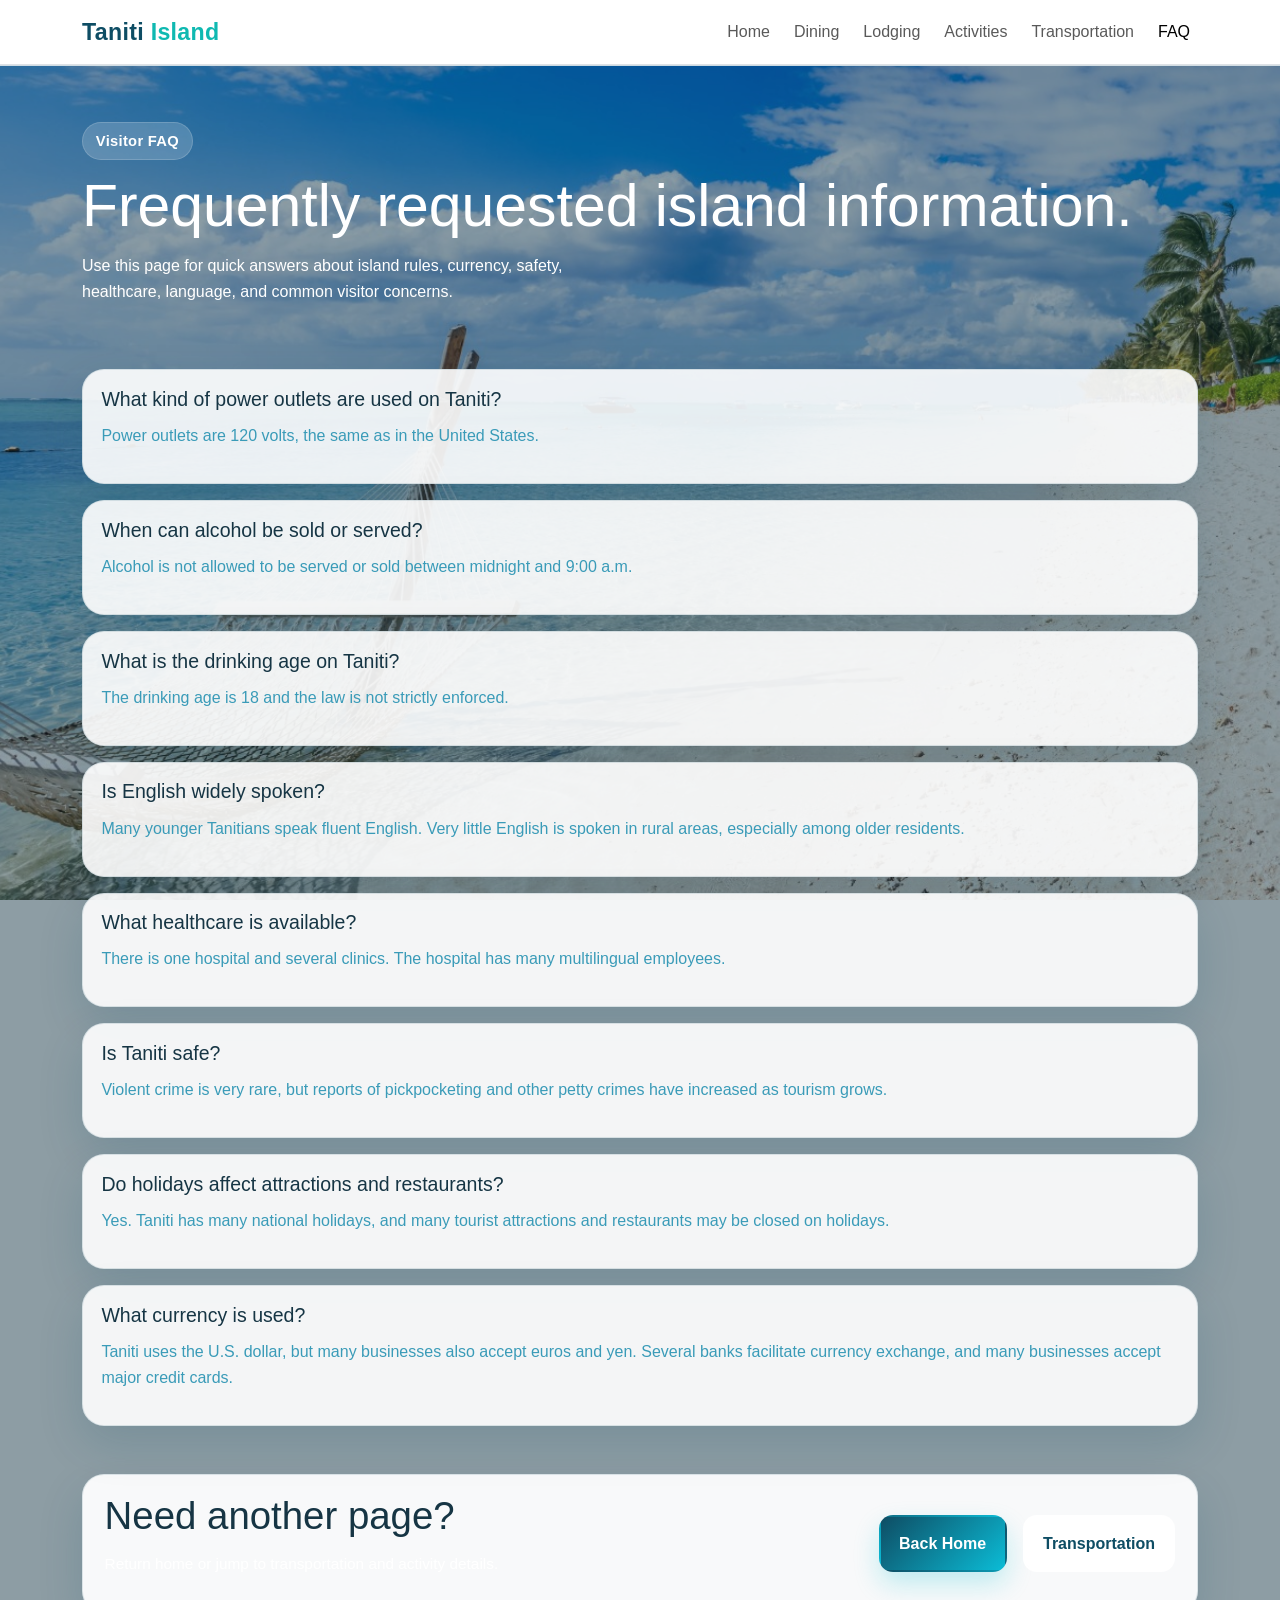
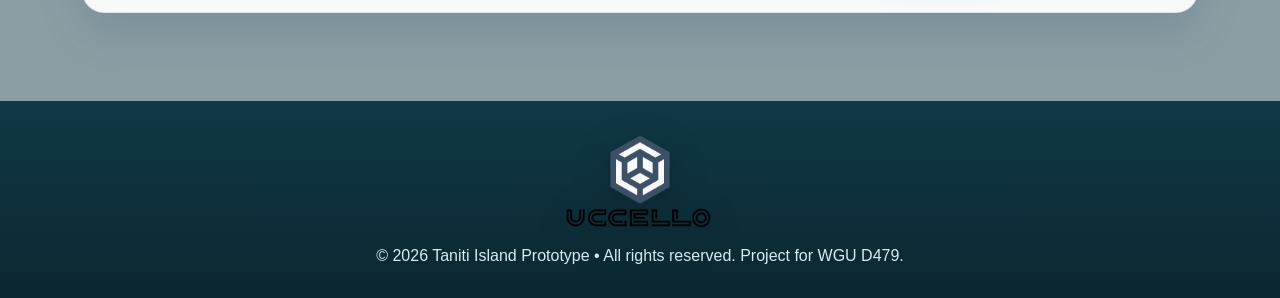
<file: faq.html>
<!DOCTYPE html>
<html lang="en">
<head>
  <meta charset="UTF-8">
  <meta name="viewport" content="width=device-width, initial-scale=1.0">
  <title>FAQ | Taniti Island</title>
  <meta name="description" content="Frequently requested visitor information for Taniti Island.">
  <link href="https://cdn.jsdelivr.net/npm/bootstrap@5.3.3/dist/css/bootstrap.min.css" rel="stylesheet">
  <link rel="stylesheet" href="styles.css">
</head>
<body class="faq-page">
  <header class="site-header sticky-top">
    <nav class="navbar navbar-expand-lg bg-white border-bottom">
      <div class="container">
        <a class="navbar-brand brand" href="index.html">Taniti <span>Island</span></a>
        <button class="navbar-toggler" type="button" data-bs-toggle="collapse" data-bs-target="#mainNav" aria-controls="mainNav" aria-expanded="false" aria-label="Toggle navigation">
          <span class="navbar-toggler-icon"></span>
        </button>
        <div class="collapse navbar-collapse justify-content-end" id="mainNav">
          <ul class="navbar-nav gap-lg-2">
            <li class="nav-item"><a class="nav-link" href="index.html">Home</a></li>
            <li class="nav-item"><a class="nav-link" href="dining.html">Dining</a></li>
            <li class="nav-item"><a class="nav-link" href="lodging.html">Lodging</a></li>
            <li class="nav-item"><a class="nav-link" href="activities.html">Activities</a></li>
            <li class="nav-item"><a class="nav-link" href="transportation.html">Transportation</a></li>
            <li class="nav-item"><a class="nav-link active" href="faq.html">FAQ</a></li>
          </ul>
        </div>
      </div>
    </nav>
  </header>

  <main id="main" class="faq-shell">
    <section class="page-intro py-4">
      <div class="container">
        <span class="eyebrow">Visitor FAQ</span>
        <h1>Frequently requested island information.</h1>
        <p>Use this page for quick answers about island rules, currency, safety, healthcare, language, and common visitor concerns.</p>
      </div>
    </section>

    <section class="section py-4">
      <div class="container">
        <div class="row g-3">
          <div class="col-12"><article class="faq-panel"><h3>What kind of power outlets are used on Taniti?</h3><p>Power outlets are 120 volts, the same as in the United States.</p></article></div>
          <div class="col-12"><article class="faq-panel"><h3>When can alcohol be sold or served?</h3><p>Alcohol is not allowed to be served or sold between midnight and 9:00 a.m.</p></article></div>
          <div class="col-12"><article class="faq-panel"><h3>What is the drinking age on Taniti?</h3><p>The drinking age is 18 and the law is not strictly enforced.</p></article></div>
          <div class="col-12"><article class="faq-panel"><h3>Is English widely spoken?</h3><p>Many younger Tanitians speak fluent English. Very little English is spoken in rural areas, especially among older residents.</p></article></div>
          <div class="col-12"><article class="faq-panel"><h3>What healthcare is available?</h3><p>There is one hospital and several clinics. The hospital has many multilingual employees.</p></article></div>
          <div class="col-12"><article class="faq-panel"><h3>Is Taniti safe?</h3><p>Violent crime is very rare, but reports of pickpocketing and other petty crimes have increased as tourism grows.</p></article></div>
          <div class="col-12"><article class="faq-panel"><h3>Do holidays affect attractions and restaurants?</h3><p>Yes. Taniti has many national holidays, and many tourist attractions and restaurants may be closed on holidays.</p></article></div>
          <div class="col-12"><article class="faq-panel"><h3>What currency is used?</h3><p>Taniti uses the U.S. dollar, but many businesses also accept euros and yen. Several banks facilitate currency exchange, and many businesses accept major credit cards.</p></article></div>
        </div>
      </div>
    </section>

    <section class="section py-4">
      <div class="container">
        <div class="cta">
          <div>
            <h2>Need another page?</h2>
            <p class="small-muted">Return home or jump to transportation and activity details.</p>
          </div>
          <div class="d-flex flex-wrap gap-3">
            <a class="btn btn-primary" href="index.html">Back Home</a>
            <a class="btn btn-secondary" href="transportation.html">Transportation</a>
          </div>
        </div>
      </div>
    </section>
  </main>

  <footer class="footer">
    <div class="container footer-inner">
      <img src="images/logo/uccelloLogo.svg" alt="Uccello logo" class="footer-logo">
      <p class="footer-text">© 2026 Taniti Island Prototype • All rights reserved. Project for WGU D479.</p>
    </div>
  </footer>

  <script src="https://cdn.jsdelivr.net/npm/bootstrap@5.3.3/dist/js/bootstrap.bundle.min.js"></script>
</body>
</html>
</file>
<file: styles.css>
:root{
  --ocean-deep:#0e4d64;
  --ocean:#0bbcd6;
  --lagoon:#0fb9b1;
  --palm:#2f8f5b;
  --sunset:#ffb347;
  --sand:#f7efe1;
  --sand-dark:#ead4b1;
  --coral:#ff7f50;
  --text:#163544;
  --muted:#5c7380;
  --white:#ffffff;
  --shadow:0 18px 45px rgba(14,77,100,.16);
  --radius:22px;
  --max:1180px;
}
*{box-sizing:border-box}
html{scroll-behavior:smooth}
body{
  margin:0;
  font-family:Arial, Helvetica, sans-serif;
  color:var(--text);
  background:
    radial-gradient(circle at top left, rgba(255,179,71,.22), transparent 28%),
    linear-gradient(180deg, #e7fbff 0%, #fffaf3 38%, #f8f3ea 100%);
  line-height:1.65;
}
a{color:var(--ocean-deep); text-decoration:none}
a:hover{text-decoration:underline}
img{max-width:100%; display:block}
.skip-link{position:absolute; left:-9999px; top:auto}
.skip-link:focus{
  left:1rem; top:1rem; z-index:999; background:#000; color:#fff;
  padding:.8rem 1rem; border-radius:10px;
}
.wrap{max-width:var(--max); margin:0 auto; padding:0 1rem}
.site-header{
  position:sticky; top:0; z-index:100;
  background:rgba(255,255,255,.9);
  backdrop-filter:blur(12px);
  border-bottom:1px solid rgba(14,77,100,.12);
}
.topbar{
  display:flex; align-items:center; justify-content:space-between; gap:1rem;
  padding:1rem 0;
}
.brand{
  font-size:1.45rem; font-weight:800; color:var(--ocean-deep); letter-spacing:.3px;
}
.brand span{color:var(--lagoon)}
.nav-toggle{
  display:none; border:1px solid rgba(14,77,100,.14); background:#fff;
  border-radius:12px; padding:.7rem 1rem; font-weight:700; color:var(--ocean-deep)
}
.nav-links{display:flex; gap:.55rem; flex-wrap:wrap}
.nav-links a{
  padding:.72rem 1rem; border-radius:999px; font-weight:700; color:var(--ocean-deep);
  transition:all .2s ease;
}
.nav-links a.active, .nav-links a:hover{
  background:linear-gradient(135deg,var(--ocean-deep),var(--ocean));
  color:#fff; text-decoration:none; box-shadow:0 8px 20px rgba(11,188,214,.2);
}
.hero-banner{
  min-height:76vh;
  display:flex; align-items:center;
  background-position:center; background-size:cover;
  position:relative;
}
.hero-banner::before{
  content:""; position:absolute; inset:0;
  background:linear-gradient(90deg, rgba(9,53,72,.7) 0%, rgba(9,53,72,.35) 48%, rgba(9,53,72,.12) 100%);
}
.hero-banner .wrap{position:relative; z-index:1}
.hero-card{
  max-width:640px;
  background:rgba(255,255,255,.14);
  border:1px solid rgba(255,255,255,.18);
  box-shadow:var(--shadow);
  backdrop-filter:blur(8px);
  border-radius:28px;
  padding:2rem;
  color:#fff;
}
.eyebrow{
  display:inline-block; padding:.36rem .8rem; border-radius:999px;
  background:rgba(255,255,255,.18); border:1px solid rgba(255,255,255,.16);
  font-weight:800; font-size:.92rem; letter-spacing:.3px; margin-bottom:.75rem;
}
h1,h2,h3{line-height:1.15; margin:0 0 .8rem}
h1{font-size:clamp(2.3rem, 4.6vw, 4.1rem)}
h2{font-size:clamp(1.6rem, 3vw, 2.45rem)}
h3{font-size:1.22rem}
.lead{font-size:1.07rem; max-width:58ch}
.page-intro{
  padding:2.5rem 0 1.5rem;
}
.page-intro p{max-width:62ch; color:var(--muted)}
.section{padding:1.25rem 0 2.7rem}
.grid-2{display:grid; grid-template-columns:repeat(2,1fr); gap:1.2rem}
.grid-3{display:grid; grid-template-columns:repeat(3,1fr); gap:1.2rem}
.card, .feature-card, .image-card, .faq-panel{
  background:rgba(255,255,255,.94);
  border:1px solid rgba(14,77,100,.12);
  border-radius:var(--radius);
  box-shadow:var(--shadow);
}
.card{padding:1.35rem}
.feature-card{overflow:hidden}
.feature-card .copy{padding:1.15rem 1.2rem 1.35rem}
.feature-card img{
  width:100%; height:280px; object-fit:cover;
}
.feature-card.tall img{height:420px}
.tag{
  display:inline-block; background:#e9fbf9; color:var(--palm); border-radius:999px;
  padding:.25rem .65rem; font-size:.84rem; font-weight:800; margin-bottom:.55rem;
}
.button-row{display:flex; flex-wrap:wrap; gap:.85rem; margin-top:1.35rem}
.btn{
  display:inline-block; border-radius:14px; padding:.92rem 1.15rem; font-weight:800;
  border:2px solid transparent; transition:transform .18s ease, box-shadow .18s ease;
}
.btn:hover{transform:translateY(-1px); text-decoration:none}
.btn-primary{
  background:linear-gradient(135deg,var(--ocean-deep),var(--ocean));
  color:#fff; box-shadow:0 12px 26px rgba(11,188,214,.24)
}
.btn-secondary{
  background:rgba(255,255,255,.92); color:var(--ocean-deep);
  border-color:rgba(255,255,255,.4)
}
.highlight-strip{
  display:grid; grid-template-columns:repeat(3,1fr); gap:1rem;
}
.pill{
  background:linear-gradient(135deg,#fff7eb,#ffffff);
  border:1px solid rgba(255,179,71,.35); border-radius:18px; padding:1rem;
  box-shadow:var(--shadow);
}
.pill strong{display:block; font-size:1.08rem; margin-bottom:.35rem}
.info-table{
  width:100%; border-collapse:collapse; margin-top:.4rem; overflow:hidden; border-radius:16px
}
.info-table th,.info-table td{
  padding:.85rem .8rem; border-bottom:1px solid rgba(14,77,100,.12); text-align:left; vertical-align:top
}
.info-table th{
  background:#effcff; color:var(--ocean-deep)
}
.info-table tbody tr:nth-child(even){background:#fcfefd}
.clean{margin:.5rem 0 0; padding-left:1.15rem}
.clean li{margin:.4rem 0}
.notice{
  border-left:4px solid var(--sunset);
  background:#fff6e9; color:#67431e; padding:.9rem 1rem; border-radius:14px; margin-top:1rem;
}
.quote-band{
  background:linear-gradient(135deg,var(--ocean-deep),#167c8d);
  color:#fff; border-radius:24px; padding:1.35rem 1.5rem; box-shadow:var(--shadow)
}
.quote-band p{margin:.35rem 0 0; color:#eaffff}
.scenic-grid{
  display:grid; grid-template-columns:1.15fr .85fr; gap:1.2rem; align-items:stretch;
}
.scenic-grid .feature-card img{height:100%}
.stat-list{display:grid; gap:.85rem}
.stat{
  display:flex; gap:.85rem; align-items:flex-start;
  padding:.95rem 1rem; border-radius:16px;
  background:linear-gradient(135deg,#effcff,#fffaf2);
  border:1px solid rgba(14,77,100,.1)
}
.stat-icon{
  width:42px; height:42px; flex:0 0 42px; border-radius:50%;
  display:grid; place-items:center; font-size:1.2rem;
  background:linear-gradient(135deg,var(--sunset),#ffd7a0); color:#6b4017;
}
.cta{
  display:flex; justify-content:space-between; align-items:center; gap:1rem; flex-wrap:wrap;
  padding:1.2rem 1.35rem; background:rgba(255,255,255,.94);
  border-radius:22px; box-shadow:var(--shadow); border:1px solid rgba(14,77,100,.12)
}
.footer{
  margin-top:1.5rem;
  background:linear-gradient(180deg,#103847,#0b2730);
  color:#dff4f7;
  padding:2.2rem 0 1.8rem;
}
.footer-inner{
  text-align:center;
}
.footer-logo{
  width:150px; margin:0 auto .85rem;
  filter:drop-shadow(0 8px 18px rgba(0,0,0,.18));
}
.footer-text{
  max-width:760px; margin:0 auto; color:#d6edf0;
}
.footer small{display:block; margin-top:.75rem; color:#b6d4d8}
.page-hero{
  padding:2.7rem 0 1.5rem;
}
.page-hero-banner{
  border-radius:30px; overflow:hidden; position:relative;
  min-height:420px; background-position:center; background-size:cover;
  box-shadow:var(--shadow);
}
.page-hero-banner::before{
  content:""; position:absolute; inset:0;
  background:linear-gradient(90deg, rgba(9,53,72,.68) 0%, rgba(9,53,72,.3) 52%, rgba(9,53,72,.1) 100%);
}
.page-hero-copy{
  position:relative; z-index:1; color:#fff; max-width:620px; padding:2rem;
}
.page-hero-copy p{color:#efffff}
.faq-page{
  min-height:100vh;
  background:url("images/faq/beach_net_hammock_in_water.jpeg") no-repeat center center / cover fixed;
  position:relative;
}
.faq-page::before{
  content:""; position:absolute; inset:0; background:rgba(8,43,58,.46);
}
.faq-page > *{position:relative; z-index:1}
.faq-shell{padding:2rem 0 2.5rem}
.faq-shell .page-intro .eyebrow{background:rgba(255,255,255,.18); color:#fff}
.faq-shell h1, .faq-shell p{color:#fff}
.faq-list{display:grid; gap:1rem}
.faq-panel{
  background:rgba(255,255,255,.9);
  padding:1.1rem 1.15rem;
}
.faq-panel p {
  color: #3a9bb8;
}

.transport-grid, .activity-grid{
  display:grid; grid-template-columns:repeat(2,1fr); gap:1.2rem;
}
.small-muted{color:var(--muted); font-size:.96rem}
@media (max-width: 920px){
  .grid-2,.grid-3,.scenic-grid,.highlight-strip,.transport-grid,.activity-grid{grid-template-columns:1fr}
  .hero-banner{min-height:68vh}
  .feature-card.tall img{height:320px}
  .nav-toggle{display:inline-block}
  .nav-links{display:none; width:100%; padding-bottom:.7rem}
  .nav-links.open{display:flex}
  .topbar{align-items:flex-start; flex-direction:column}
}
</file>
